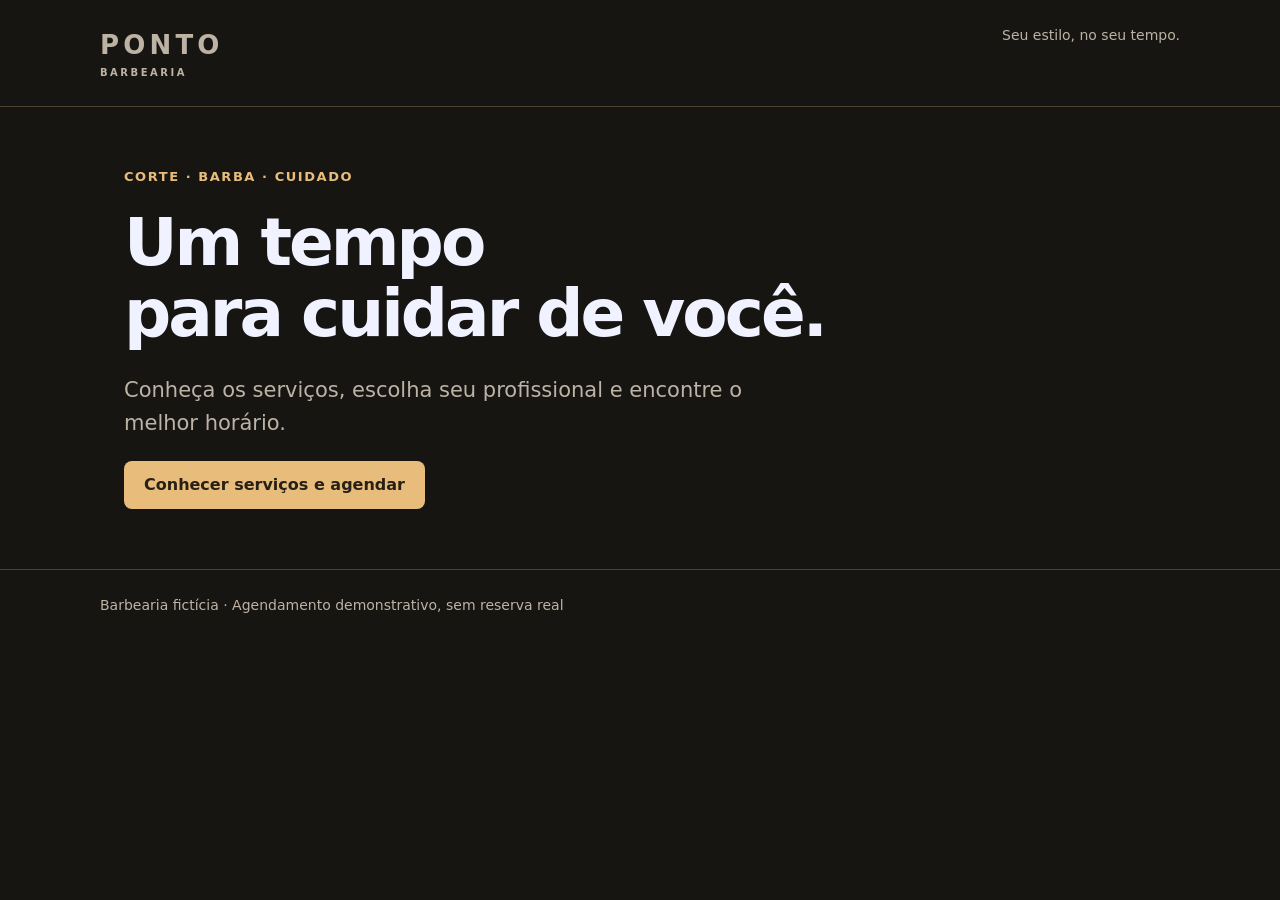
<file: index.html>
<!doctype html><html lang="pt-BR"><head><meta charset="utf-8"><meta name="viewport" content="width=device-width,initial-scale=1"><title>Barbearia Ponto</title><link rel="stylesheet" href="estilo.css"></head><body><header><a href="index.html" class="brand">PONTO<span>BARBEARIA</span></a><span>Seu estilo, no seu tempo.</span></header><main><p class="eyebrow">CORTE · BARBA · CUIDADO</p><h1>Um tempo<br>para cuidar de você.</h1><p class="lead">Conheça os serviços, escolha seu profissional e encontre o melhor horário.</p><a class="button" href="aula06.html">Conhecer serviços e agendar</a></main><footer>Barbearia fictícia · Agendamento demonstrativo, sem reserva real</footer></body></html>
</file>
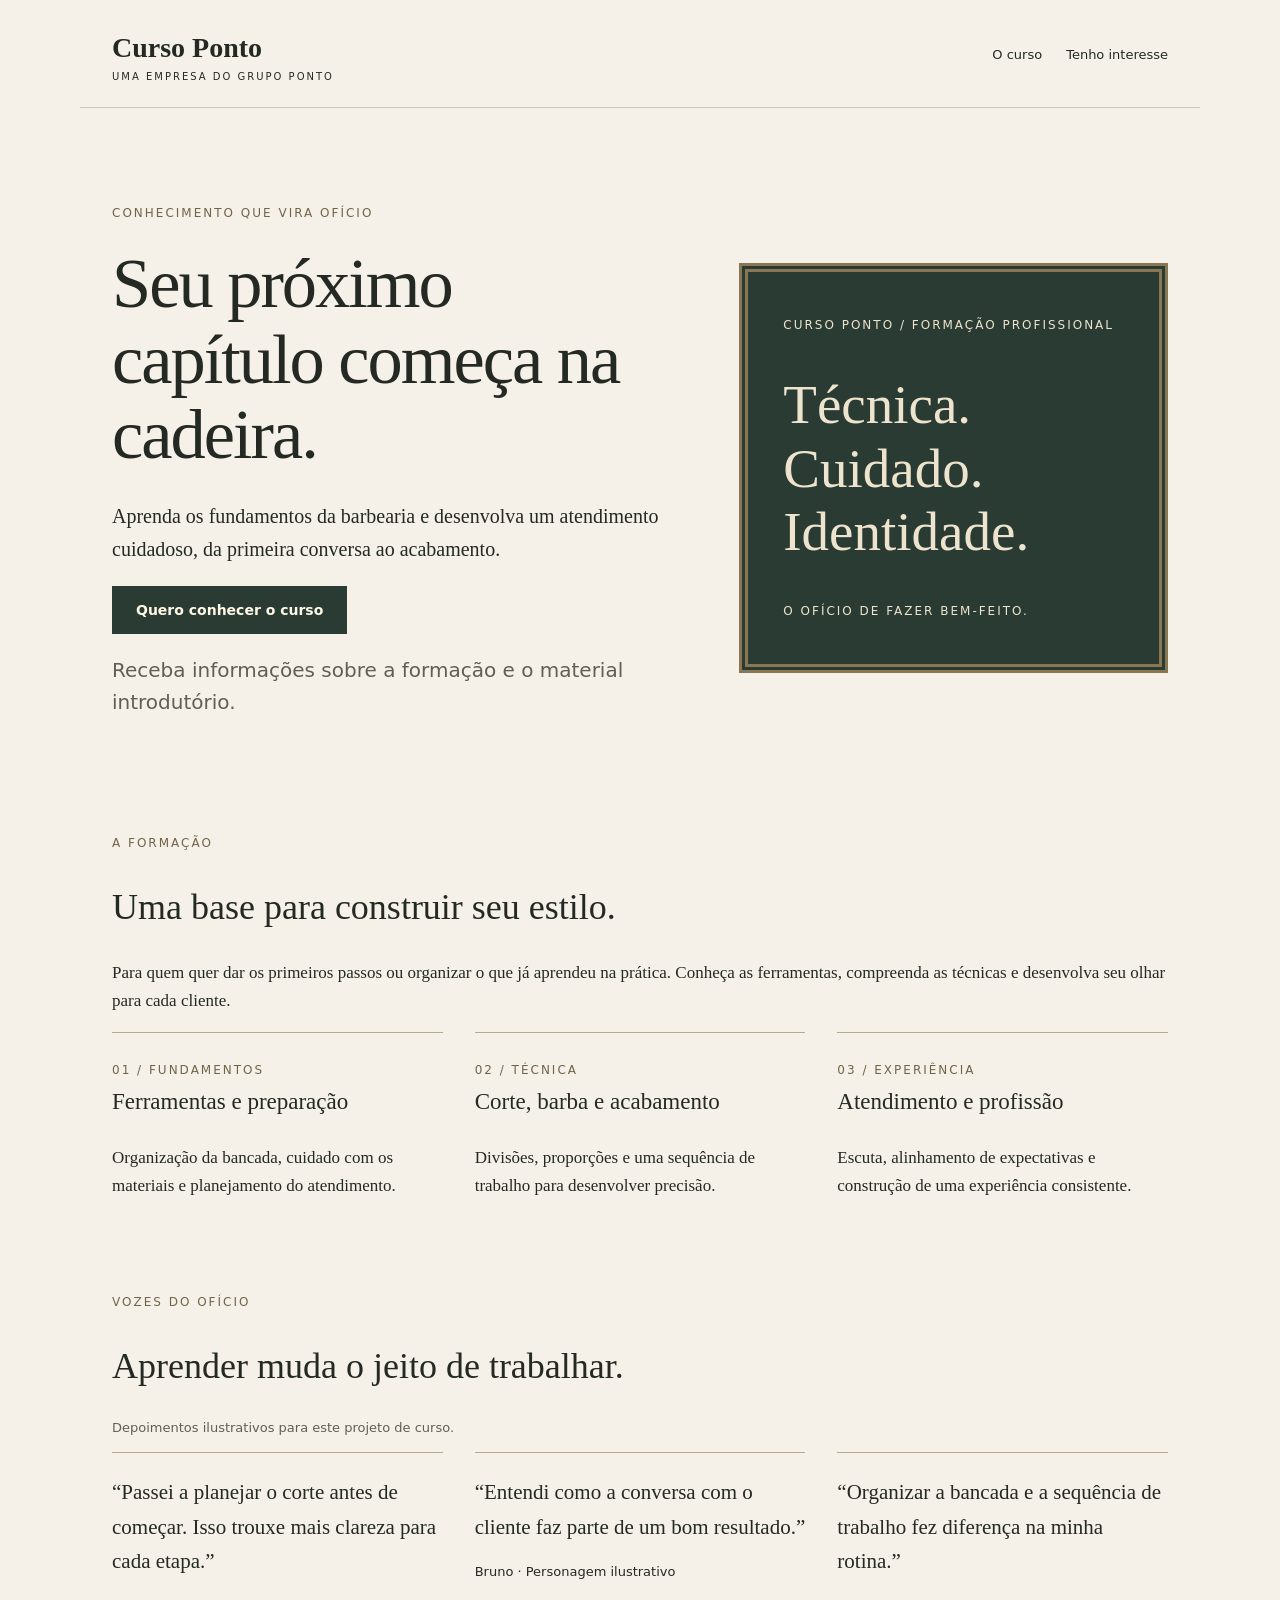
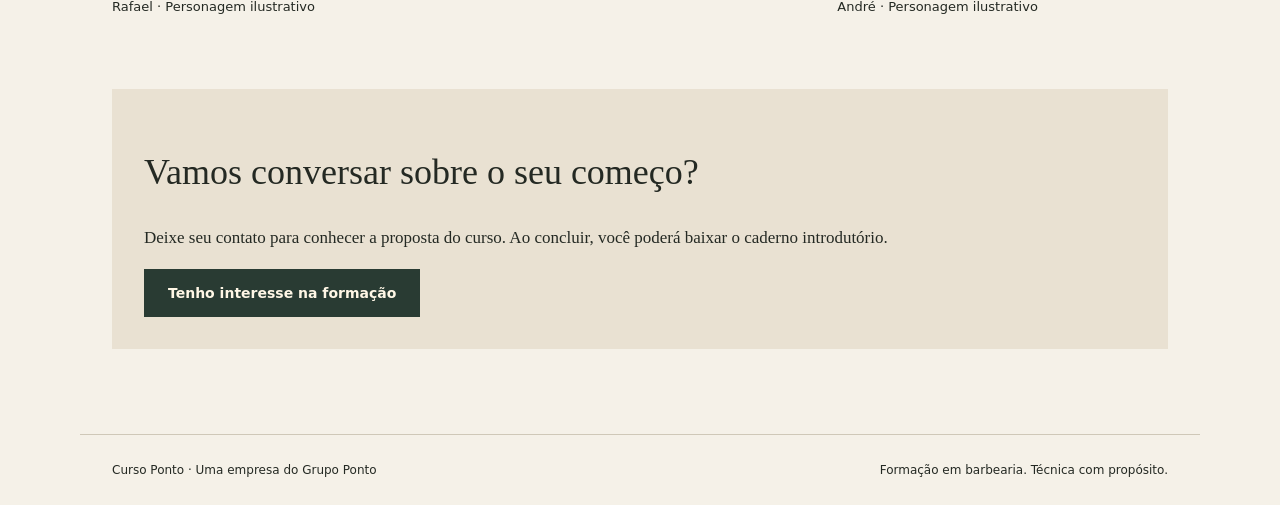
<file: curso-ponto/index.html>
<!doctype html>
<html lang="pt-BR">
<head>

  <!-- Google Tag Manager -->
<script>(function(w,d,s,l,i){w[l]=w[l]||[];w[l].push({'gtm.start':
new Date().getTime(),event:'gtm.js'});var f=d.getElementsByTagName(s)[0],
j=d.createElement(s),dl=l!='dataLayer'?'&l='+l:'';j.async=true;j.src=
'https://www.googletagmanager.com/gtm.js?id='+i+dl;f.parentNode.insertBefore(j,f);
})(window,document,'script','dataLayer','GTM-M8M5CDW8');</script>
<!-- End Google Tag Manager -->
  
<meta charset="utf-8">
<meta name="viewport" content="width=device-width, initial-scale=1">
<title>Formação para barbeiros | Curso Ponto</title>
<link rel="stylesheet" href="estilo.css">
</head>
<body>

  <!-- Google Tag Manager (noscript) -->
<noscript><iframe src="https://www.googletagmanager.com/ns.html?id=GTM-M8M5CDW8"
height="0" width="0" style="display:none;visibility:hidden"></iframe></noscript>
<!-- End Google Tag Manager (noscript) -->
  
  <header><a href="index.html" class="brand">Curso Ponto<small>Uma empresa do Grupo Ponto</small></a><nav><a href="index.html#curso" class="optional">O curso</a><a href="interesse.html">Tenho interesse</a></nav></header><main><section class="hero"><div><span class="eyebrow">Conhecimento que vira ofício</span><h1>Seu próximo capítulo começa na cadeira.</h1><p>Aprenda os fundamentos da barbearia e desenvolva um atendimento cuidadoso, da primeira conversa ao acabamento.</p><a class="button" id="interesse-principal" href="interesse.html">Quero conhecer o curso</a><p class="muted">Receba informações sobre a formação e o material introdutório.</p></div><div class="cover"><small>CURSO PONTO / FORMAÇÃO PROFISSIONAL</small><strong>Técnica.<br>Cuidado.<br>Identidade.</strong><small>O OFÍCIO DE FAZER BEM-FEITO.</small></div></section><section id="curso"><span class="eyebrow">A formação</span><h2>Uma base para construir seu estilo.</h2><p>Para quem quer dar os primeiros passos ou organizar o que já aprendeu na prática. Conheça as ferramentas, compreenda as técnicas e desenvolva seu olhar para cada cliente.</p><div class="grid"><article class="item"><span class="number">01 / FUNDAMENTOS</span><h3>Ferramentas e preparação</h3><p>Organização da bancada, cuidado com os materiais e planejamento do atendimento.</p></article><article class="item"><span class="number">02 / TÉCNICA</span><h3>Corte, barba e acabamento</h3><p>Divisões, proporções e uma sequência de trabalho para desenvolver precisão.</p></article><article class="item"><span class="number">03 / EXPERIÊNCIA</span><h3>Atendimento e profissão</h3><p>Escuta, alinhamento de expectativas e construção de uma experiência consistente.</p></article></div></section><section><span class="eyebrow">Vozes do ofício</span><h2>Aprender muda o jeito de trabalhar.</h2><p class="muted">Depoimentos ilustrativos para este projeto de curso.</p><div class="grid"><div class="item"><blockquote>“Passei a planejar o corte antes de começar. Isso trouxe mais clareza para cada etapa.”</blockquote><cite>Rafael · Personagem ilustrativo</cite></div><div class="item"><blockquote>“Entendi como a conversa com o cliente faz parte de um bom resultado.”</blockquote><cite>Bruno · Personagem ilustrativo</cite></div><div class="item"><blockquote>“Organizar a bancada e a sequência de trabalho fez diferença na minha rotina.”</blockquote><cite>André · Personagem ilustrativo</cite></div></div></section><section class="band"><h2>Vamos conversar sobre o seu começo?</h2><p>Deixe seu contato para conhecer a proposta do curso. Ao concluir, você poderá baixar o caderno introdutório.</p><a class="button" id="interesse-final" href="interesse.html">Tenho interesse na formação</a></section></main><footer><span>Curso Ponto · Uma empresa do Grupo Ponto</span><span>Formação em barbearia. Técnica com propósito.</span></footer></body></html>
</file>
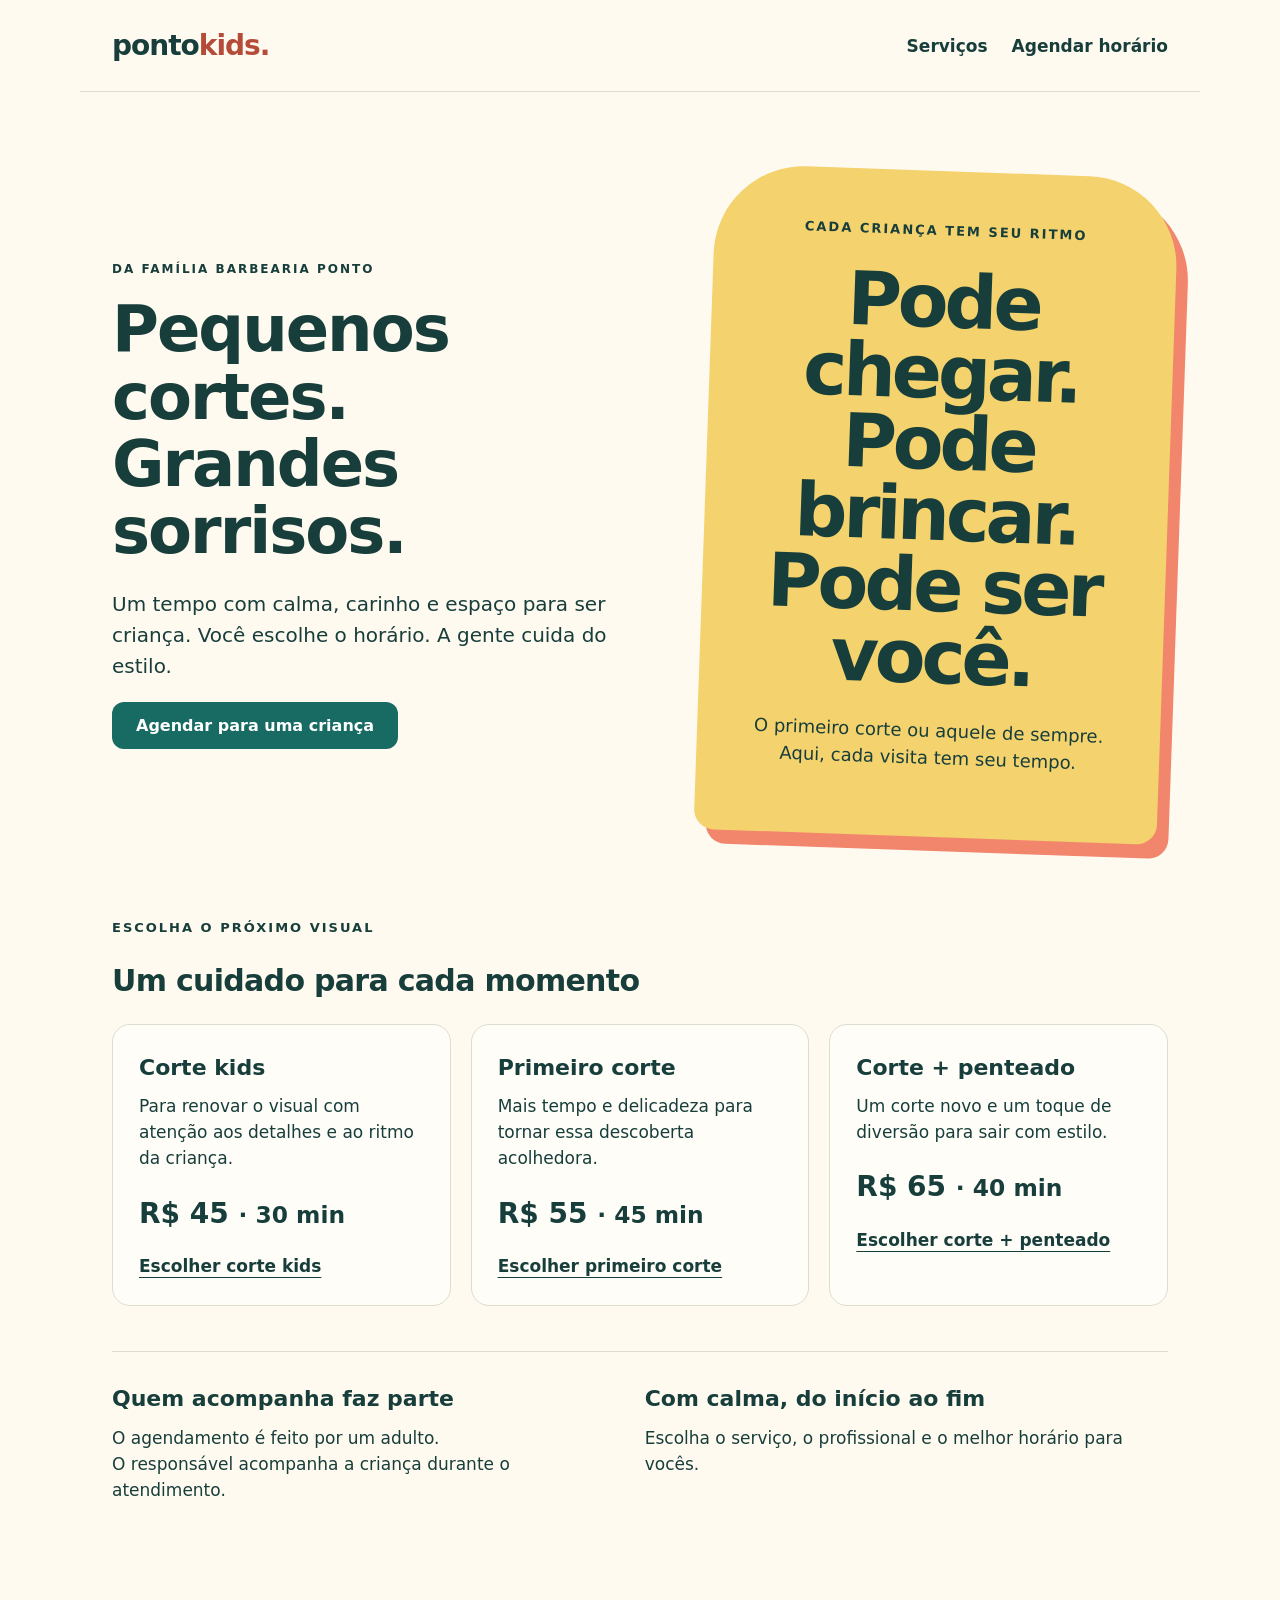
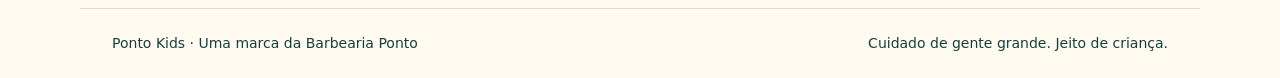
<file: ponto-kids/index.html>
<!doctype html>
<html lang="pt-BR">
<head>

  <!-- Google tag (gtag.js) -->
<script async src="https://www.googletagmanager.com/gtag/js?id=G-5H7TC0GN79"></script>
<script>
  window.dataLayer = window.dataLayer || [];
  function gtag(){dataLayer.push(arguments);}
  gtag('js', new Date());

  gtag('config', 'G-5H7TC0GN79');
</script>
  
<meta charset="utf-8">
<meta name="viewport" content="width=device-width, initial-scale=1">
<title>Cortes para pequenos grandes estilos | Ponto Kids</title>
<link rel="stylesheet" href="estilo.css">
<script src="app.js" defer></script>
</head>
<body><header><a class="brand" href="index.html" aria-label="Ponto Kids, início">ponto<span>kids.</span></a><nav><a class="optional" href="index.html#servicos">Serviços</a><a href="agendar.html">Agendar horário</a></nav></header><main><section class="hero"><div><div class="family">Da família Barbearia Ponto</div><h1>Pequenos cortes.<br>Grandes sorrisos.</h1><p class="lead">Um tempo com calma, carinho e espaço para ser criança. Você escolhe o horário. A gente cuida do estilo.</p><a class="button" href="agendar.html">Agendar para uma criança</a></div><div class="poster"><span class="eyebrow">Cada criança tem seu ritmo</span><div class="big">Pode chegar.<br>Pode brincar.<br>Pode ser você.</div><p>O primeiro corte ou aquele de sempre.<br>Aqui, cada visita tem seu tempo.</p></div></section><section class="section" id="servicos"><div class="eyebrow">Escolha o próximo visual</div><h2>Um cuidado para cada momento</h2><div class="cards"><article class="card"><h3>Corte kids</h3><p>Para renovar o visual com atenção aos detalhes e ao ritmo da criança.</p><div class="price">R$ 45 <small>· 30 min</small></div><a href="agendar.html?servico=corte_kids">Escolher corte kids</a></article><article class="card"><h3>Primeiro corte</h3><p>Mais tempo e delicadeza para tornar essa descoberta acolhedora.</p><div class="price">R$ 55 <small>· 45 min</small></div><a href="agendar.html?servico=primeiro_corte">Escolher primeiro corte</a></article><article class="card"><h3>Corte + penteado</h3><p>Um corte novo e um toque de diversão para sair com estilo.</p><div class="price">R$ 65 <small>· 40 min</small></div><a href="agendar.html?servico=corte_penteado">Escolher corte + penteado</a></article></div></section><section class="strip"><div><h3>Quem acompanha faz parte</h3><p>O agendamento é feito por um adulto.<br>O responsável acompanha a criança durante o atendimento.</p></div><div><h3>Com calma, do início ao fim</h3><p>Escolha o serviço, o profissional e o melhor horário para vocês.</p></div></section></main><footer><span>Ponto Kids · Uma marca da Barbearia Ponto</span><span>Cuidado de gente grande. Jeito de criança.</span></footer></body></html>
</file>
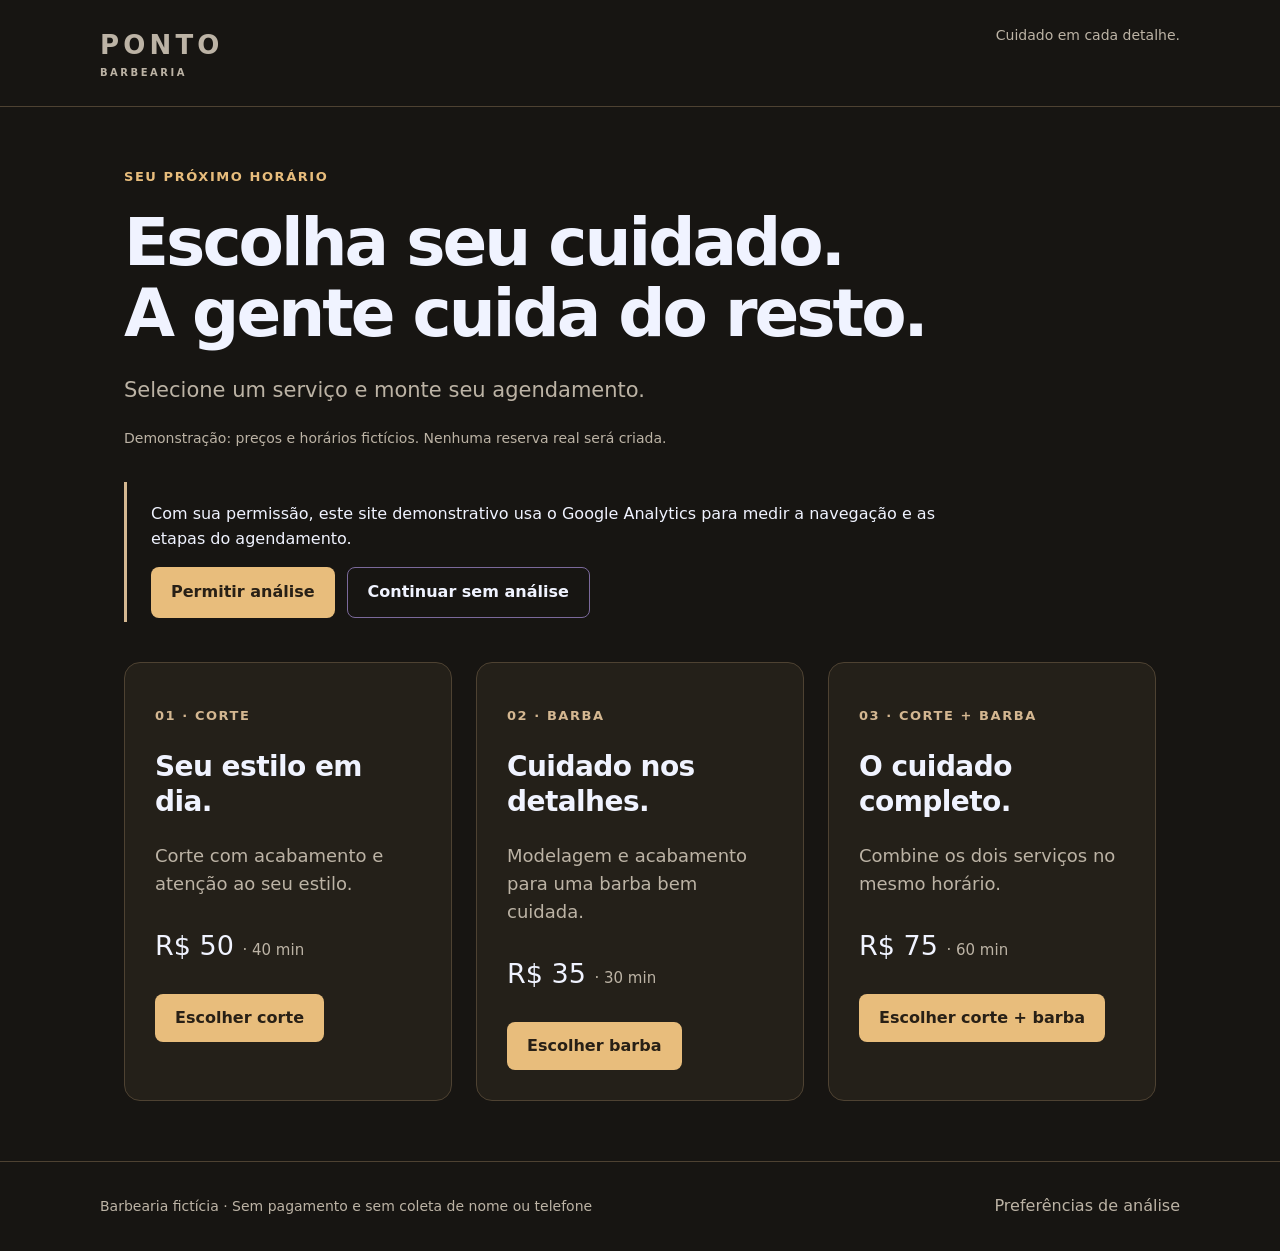
<file: aula06.html>
<!doctype html><html lang="pt-BR"><head><meta charset="utf-8"><meta name="viewport" content="width=device-width,initial-scale=1"><title>Agendamento · Barbearia Ponto</title><link rel="stylesheet" href="estilo.css"><script defer src="config.js"></script><script defer src="aula06.js"></script></head><body>
<header><a href="index.html" class="brand">PONTO<span>BARBEARIA</span></a><span>Cuidado em cada detalhe.</span></header>
<main><p class="eyebrow">SEU PRÓXIMO HORÁRIO</p><h1>Escolha seu cuidado.<br>A gente cuida do resto.</h1><p class="lead">Selecione um serviço e monte seu agendamento.</p><p class="demo">Demonstração: preços e horários fictícios. Nenhuma reserva real será criada.</p>
<section id="consent" class="consent" aria-label="Preferências de análise"><p>Com sua permissão, este site demonstrativo usa o Google Analytics para medir a navegação e as etapas do agendamento.</p><div class="actions"><button id="allow">Permitir análise</button><button class="secondary" id="decline">Continuar sem análise</button></div></section>
<section id="catalog" aria-label="Serviços"><div class="cards">
<article><p class="eyebrow">01 · CORTE</p><h2>Seu estilo em dia.</h2><p>Corte com acabamento e atenção ao seu estilo.</p><p class="price">R$ 50 <span>· 40 min</span></p><button data-service="corte">Escolher corte</button></article>
<article><p class="eyebrow">02 · BARBA</p><h2>Cuidado nos detalhes.</h2><p>Modelagem e acabamento para uma barba bem cuidada.</p><p class="price">R$ 35 <span>· 30 min</span></p><button data-service="barba">Escolher barba</button></article>
<article><p class="eyebrow">03 · CORTE + BARBA</p><h2>O cuidado completo.</h2><p>Combine os dois serviços no mesmo horário.</p><p class="price">R$ 75 <span>· 60 min</span></p><button data-service="corte_barba">Escolher corte + barba</button></article>
</div></section>
<section id="booking" hidden><button id="back" class="text-button">← Trocar serviço</button><p class="eyebrow">PROFISSIONAL E HORÁRIO</p><h2 id="booking-title" tabindex="-1"></h2>
<form id="booking-form" novalidate><div class="fields"><label for="professional">Profissional<select id="professional" required><option value="">Selecione</option><option value="rafael">Rafael</option><option value="bruno">Bruno</option></select></label><label for="day">Dia<select id="day" required><option value="">Selecione</option></select></label><label for="time">Horário<select id="time" required><option value="">Selecione</option><option>09:00</option><option>11:00</option><option>14:00</option><option>16:00</option></select></label></div><p class="hint">Todos os horários são ilustrativos e não consultam uma agenda real.</p><button type="submit" id="review">Revisar agendamento</button></form>
<p id="feedback" role="status" aria-live="polite"></p>
<section id="summary" hidden aria-labelledby="summary-title"><h2 id="summary-title" tabindex="-1">Confira seu agendamento</h2><dl id="details"></dl><div class="actions"><button id="confirm">Confirmar agendamento demonstrativo</button><button id="edit" class="secondary">Alterar horário</button></div></section>
<section id="success" hidden><p class="eyebrow">TUDO CERTO NA DEMONSTRAÇÃO</p><h2 id="success-title" tabindex="-1">Agendamento demonstrativo confirmado!</h2><p>Nenhum horário foi reservado de verdade. Esta confirmação faz parte do simulador.</p><button id="new-booking">Fazer outro agendamento</button></section></section>
<aside id="professor" hidden><h2>Painel do professor</h2><p id="tracking-state"></p><p>Este painel mostra chamadas locais à tag, não confirma recebimento no GA4.</p><ol id="event-log"></ol></aside><noscript>Ative o JavaScript para usar o agendamento.</noscript></main>
<footer><span>Barbearia fictícia · Sem pagamento e sem coleta de nome ou telefone</span><button id="privacy" class="text-button">Preferências de análise</button></footer></body></html>
</file>
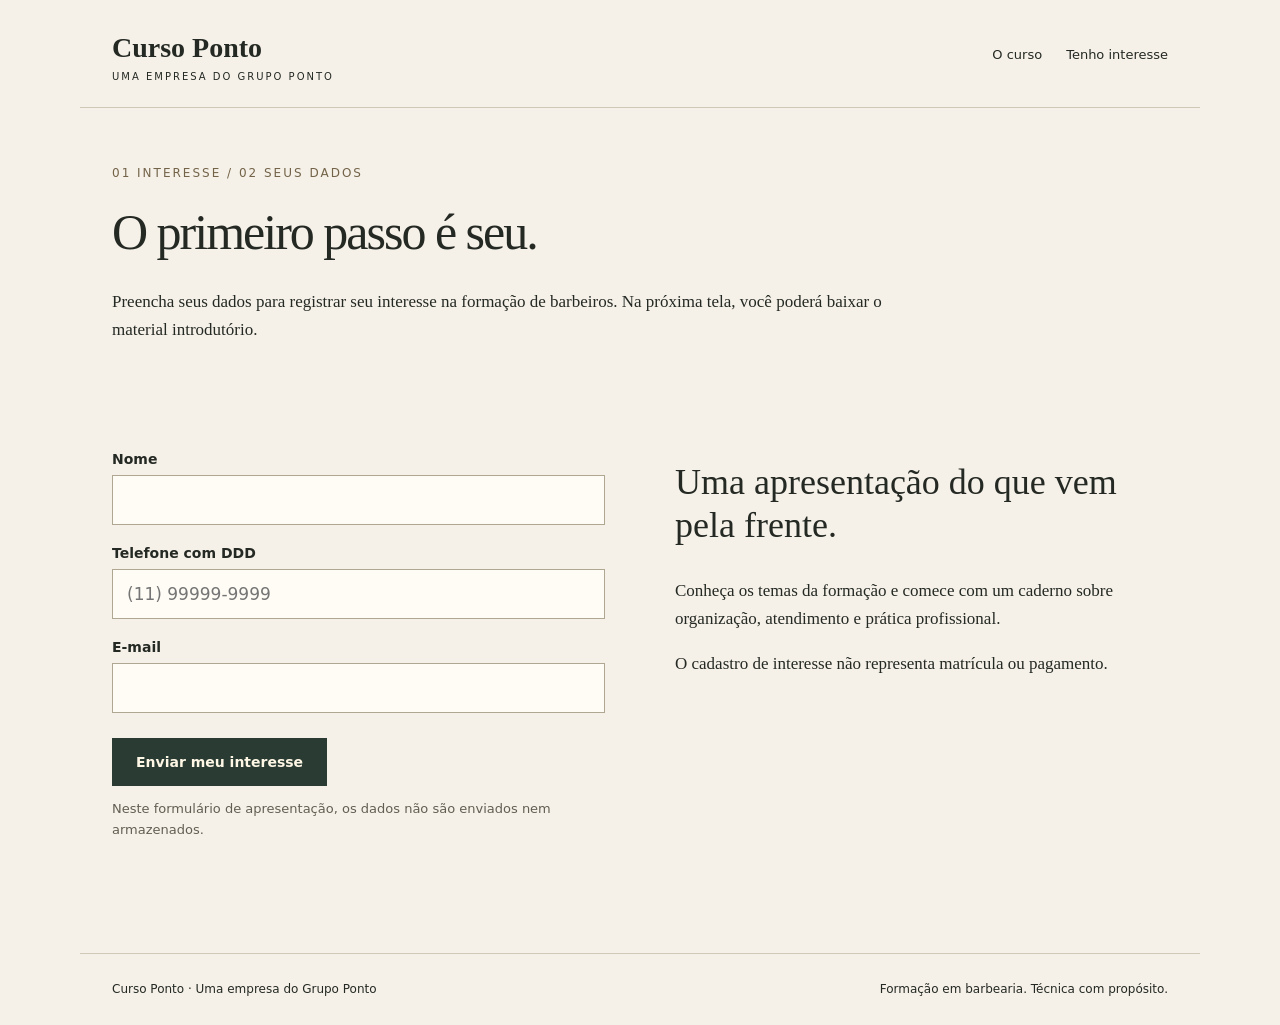
<file: curso-ponto/interesse.html>
<!doctype html>
<html lang="pt-BR">
<head>

  <!-- Google Tag Manager -->
<script>(function(w,d,s,l,i){w[l]=w[l]||[];w[l].push({'gtm.start':
new Date().getTime(),event:'gtm.js'});var f=d.getElementsByTagName(s)[0],
j=d.createElement(s),dl=l!='dataLayer'?'&l='+l:'';j.async=true;j.src=
'https://www.googletagmanager.com/gtm.js?id='+i+dl;f.parentNode.insertBefore(j,f);
})(window,document,'script','dataLayer','GTM-M8M5CDW8');</script>
<!-- End Google Tag Manager -->
  
<meta charset="utf-8">
<meta name="viewport" content="width=device-width, initial-scale=1">
<title>Interesse na formação | Curso Ponto</title>
<link rel="stylesheet" href="estilo.css">
</head>
<body>

  <!-- Google Tag Manager (noscript) -->
<noscript><iframe src="https://www.googletagmanager.com/ns.html?id=GTM-M8M5CDW8"
height="0" width="0" style="display:none;visibility:hidden"></iframe></noscript>
<!-- End Google Tag Manager (noscript) -->
  
  <header><a href="index.html" class="brand">Curso Ponto<small>Uma empresa do Grupo Ponto</small></a><nav><a href="index.html#curso" class="optional">O curso</a><a href="interesse.html">Tenho interesse</a></nav></header><main><section class="intro"><span class="eyebrow">01 Interesse / 02 Seus dados</span><h1>O primeiro passo é seu.</h1><p>Preencha seus dados para registrar seu interesse na formação de barbeiros. Na próxima tela, você poderá baixar o material introdutório.</p></section><section class="split"><form id="lead-form"><label for="nome">Nome</label><input id="nome" name="nome" autocomplete="name" required maxlength="100"><label for="telefone">Telefone com DDD</label><input id="telefone" name="telefone" type="tel" autocomplete="tel" inputmode="tel" required maxlength="22" placeholder="(11) 99999-9999"><label for="email">E-mail</label><input id="email" name="email" type="email" autocomplete="email" required maxlength="150"><button type="submit">Enviar meu interesse</button><p class="muted">Neste formulário de apresentação, os dados não são enviados nem armazenados.</p></form><aside><h2>Uma apresentação do que vem pela frente.</h2><p>Conheça os temas da formação e comece com um caderno sobre organização, atendimento e prática profissional.</p><p>O cadastro de interesse não representa matrícula ou pagamento.</p></aside></section></main><footer><span>Curso Ponto · Uma empresa do Grupo Ponto</span><span>Formação em barbearia. Técnica com propósito.</span></footer><script>
const form=document.getElementById('lead-form'),phone=document.getElementById('telefone'),nameField=document.getElementById('nome');
phone.addEventListener('input',()=>phone.setCustomValidity(''));nameField.addEventListener('input',()=>nameField.setCustomValidity(''));
form.addEventListener('submit',event=>{event.preventDefault();const digits=phone.value.replace(/\D/g,'');phone.setCustomValidity(digits.length>=10&&digits.length<=13?'':'Informe um telefone com DDD.');nameField.setCustomValidity(nameField.value.trim().length>=2?'':'Informe seu nome.');if(!form.reportValidity())return;form.reset();window.location.href='sucesso.html';});
</script></body></html>
</file>
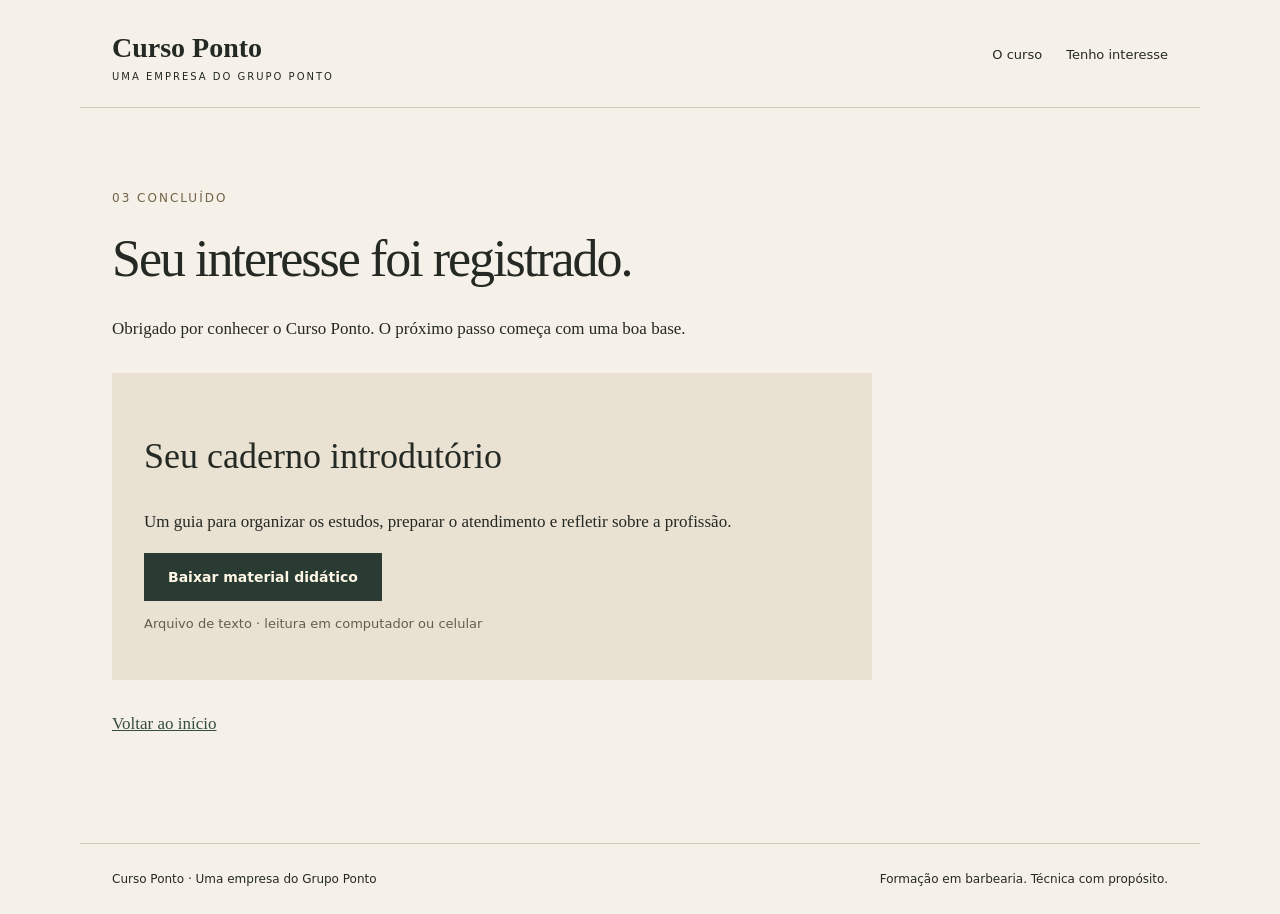
<file: curso-ponto/sucesso.html>
<!doctype html>
<html lang="pt-BR">
<head>

  <!-- Google Tag Manager -->
<script>(function(w,d,s,l,i){w[l]=w[l]||[];w[l].push({'gtm.start':
new Date().getTime(),event:'gtm.js'});var f=d.getElementsByTagName(s)[0],
j=d.createElement(s),dl=l!='dataLayer'?'&l='+l:'';j.async=true;j.src=
'https://www.googletagmanager.com/gtm.js?id='+i+dl;f.parentNode.insertBefore(j,f);
})(window,document,'script','dataLayer','GTM-M8M5CDW8');</script>
<!-- End Google Tag Manager -->
  
<meta charset="utf-8">
<meta name="viewport" content="width=device-width, initial-scale=1">
<title>Interesse registrado | Curso Ponto</title>
<link rel="stylesheet" href="estilo.css">
</head>
<body>
  
  <!-- Google Tag Manager (noscript) -->
<noscript><iframe src="https://www.googletagmanager.com/ns.html?id=GTM-M8M5CDW8"
height="0" width="0" style="display:none;visibility:hidden"></iframe></noscript>
<!-- End Google Tag Manager (noscript) -->
  
  <header><a href="index.html" class="brand">Curso Ponto<small>Uma empresa do Grupo Ponto</small></a><nav><a href="index.html#curso" class="optional">O curso</a><a href="interesse.html">Tenho interesse</a></nav></header><main><section class="success"><span class="eyebrow">03 Concluído</span><h1>Seu interesse foi registrado.</h1><p>Obrigado por conhecer o Curso Ponto. O próximo passo começa com uma boa base.</p><div class="band"><h2>Seu caderno introdutório</h2><p>Um guia para organizar os estudos, preparar o atendimento e refletir sobre a profissão.</p><a class="button" id="download-material" href="material-curso-ponto.txt" download="caderno-introdutorio-curso-ponto.txt">Baixar material didático</a><p class="muted">Arquivo de texto · leitura em computador ou celular</p></div><a href="index.html">Voltar ao início</a></section></main><footer><span>Curso Ponto · Uma empresa do Grupo Ponto</span><span>Formação em barbearia. Técnica com propósito.</span></footer></body></html>
</file>
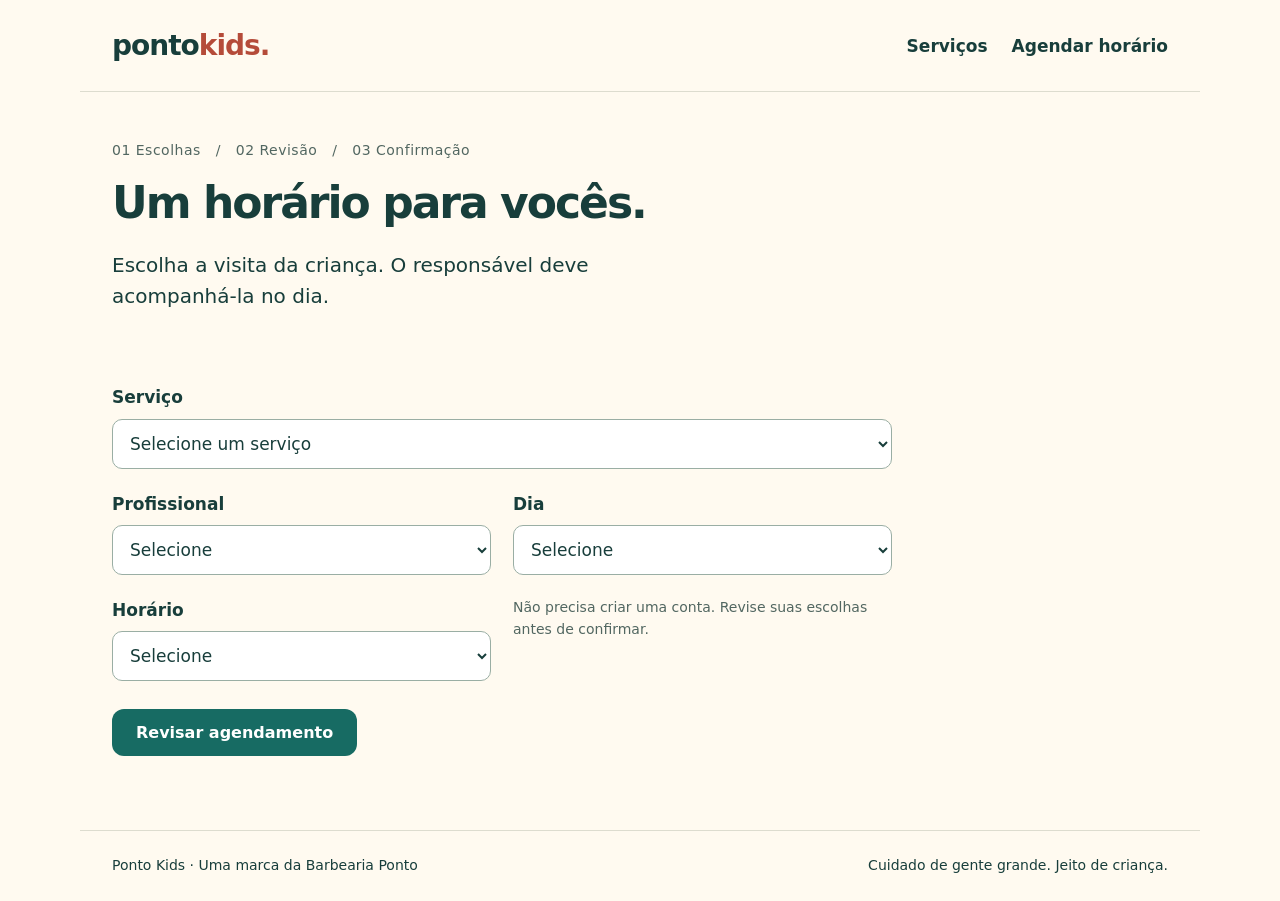
<file: ponto-kids/agendar.html>
<!doctype html>
<html lang="pt-BR">
<head>
<!-- Google tag (gtag.js) -->
<script async src="https://www.googletagmanager.com/gtag/js?id=G-5H7TC0GN79"></script>
<script>
  window.dataLayer = window.dataLayer || [];
  function gtag(){dataLayer.push(arguments);}
  gtag('js', new Date());

  gtag('config', 'G-5H7TC0GN79');
</script>
<meta charset="utf-8">
<meta name="viewport" content="width=device-width, initial-scale=1">
<title>Agende uma visita | Ponto Kids</title>
<link rel="stylesheet" href="estilo.css">
<script src="app.js" defer></script>
</head>
<body><header><a class="brand" href="index.html" aria-label="Ponto Kids, início">ponto<span>kids.</span></a><nav><a class="optional" href="index.html#servicos">Serviços</a><a href="agendar.html">Agendar horário</a></nav></header><main><section class="intro"><div class="steps">01 Escolhas &nbsp; / &nbsp; 02 Revisão &nbsp; / &nbsp; 03 Confirmação</div><h1>Um horário para vocês.</h1><p class="lead">Escolha a visita da criança. O responsável deve acompanhá-la no dia.</p></section><section class="booking"><form id="booking"><div class="fields"><label class="wide">Serviço<select id="service" required><option value="">Selecione um serviço</option><option value="corte_kids">Corte kids · R$ 45 · 30 min</option><option value="primeiro_corte">Primeiro corte · R$ 55 · 45 min</option><option value="corte_penteado">Corte + penteado · R$ 65 · 40 min</option></select></label><label>Profissional<select id="professional" required><option value="">Selecione</option><option value="lia">Lia</option><option value="caio">Caio</option></select></label><label>Dia<select id="day" required><option value="">Selecione</option></select></label><label>Horário<select id="time" required><option value="">Selecione</option><option>09:00</option><option>11:00</option><option>14:00</option><option>16:00</option></select></label><div><p class="small">Não precisa criar uma conta. Revise suas escolhas antes de confirmar.</p></div></div><button type="submit">Revisar agendamento</button></form><div id="review" hidden tabindex="-1"><h2>Está tudo certo?</h2><div class="summary" id="summary"></div><div class="actions"><button id="confirm" type="button">Confirmar agendamento</button><button id="edit" class="secondary" type="button">Alterar escolhas</button></div></div><p id="error" class="error" role="alert"></p></section></main><footer><span>Ponto Kids · Uma marca da Barbearia Ponto</span><span>Cuidado de gente grande. Jeito de criança.</span></footer></body></html>
</file>
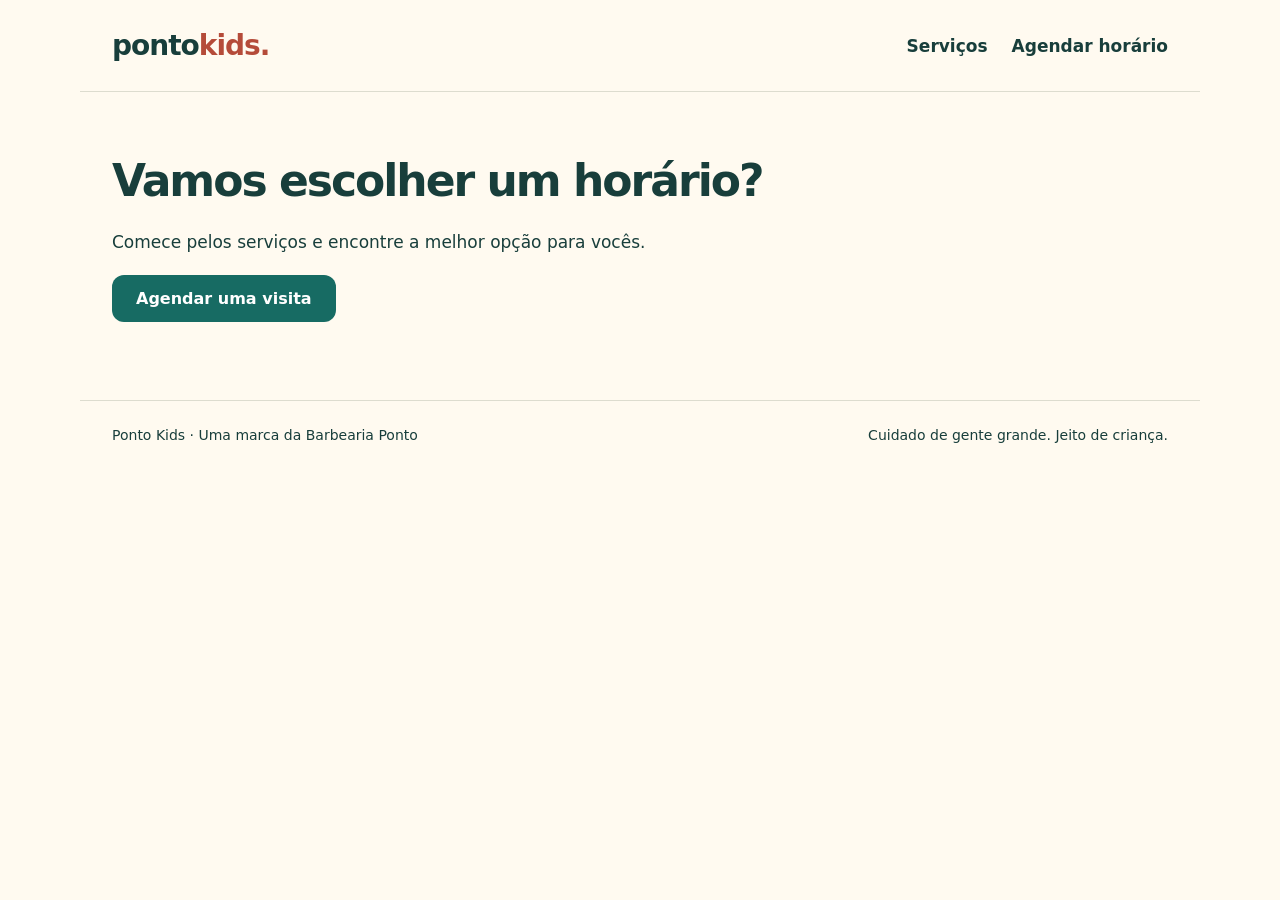
<file: ponto-kids/confirmacao.html>
<!doctype html>
<html lang="pt-BR">
<head>
<!-- Google tag (gtag.js) -->
<script async src="https://www.googletagmanager.com/gtag/js?id=G-5H7TC0GN79"></script>
<script>
  window.dataLayer = window.dataLayer || [];
  function gtag(){dataLayer.push(arguments);}
  gtag('js', new Date());

  gtag('config', 'G-5H7TC0GN79');
</script>
<meta charset="utf-8">
<meta name="viewport" content="width=device-width, initial-scale=1">
<title>Agendamento confirmado | Ponto Kids</title>
<link rel="stylesheet" href="estilo.css">
<script src="app.js" defer></script>
</head>
<body><header><a class="brand" href="index.html" aria-label="Ponto Kids, início">ponto<span>kids.</span></a><nav><a class="optional" href="index.html#servicos">Serviços</a><a href="agendar.html">Agendar horário</a></nav></header><main><section class="success" id="success" hidden><span class="seal" aria-hidden="true">✓</span><h1>Pronto. Esperamos vocês!</h1><p class="lead">Seu agendamento está confirmado. Confira os detalhes da visita:</p><div class="summary" id="summary"></div><p style="margin-top:24px">O responsável acompanha a criança durante o atendimento.</p><div class="actions"><a class="button" id="new-booking" href="agendar.html">Fazer novo agendamento</a><a class="button secondary" href="index.html">Voltar ao início</a></div></section><section id="empty" class="intro" hidden><h1>Vamos escolher um horário?</h1><p>Comece pelos serviços e encontre a melhor opção para vocês.</p><a class="button" href="agendar.html">Agendar uma visita</a></section></main><footer><span>Ponto Kids · Uma marca da Barbearia Ponto</span><span>Cuidado de gente grande. Jeito de criança.</span></footer></body></html>
</file>
<file: estilo.css>
:root{color-scheme:dark;--bg:#171512;--surface:#242019;--ink:#f0f3ff;--muted:#bcb3a5;--mint:#e8bd7c;--lav:#d4b791}*{box-sizing:border-box}body{margin:0;background:var(--bg);color:var(--ink);font:18px/1.55 system-ui,-apple-system,BlinkMacSystemFont,sans-serif}header,footer{display:flex;justify-content:space-between;gap:20px;padding:25px max(24px,calc((100vw - 1080px)/2));color:var(--muted);font-size:14px}header{border-bottom:1px solid #4e4232}a{color:inherit;text-decoration:none}main{max-width:1080px;margin:60px auto;padding:0 24px}h1{font-size:clamp(38px,6vw,66px);line-height:1.08;letter-spacing:-.045em;margin:20px 0 25px}h2{font-size:28px;line-height:1.25;letter-spacing:-.02em}.lead{max-width:680px;font-size:21px;color:var(--muted)}.eyebrow{color:var(--mint);font-size:13px;font-weight:750;letter-spacing:.12em}.cards{display:grid;grid-template-columns:repeat(3,1fr);gap:24px;margin:40px 0}article{padding:30px;background:var(--surface);border:1px solid #4e4232;border-radius:16px}article p{color:var(--muted)}article .eyebrow{color:var(--lav)}button,.button{display:inline-block;border:0;border-radius:8px;background:var(--mint);color:#282016;padding:13px 20px;font:700 16px/1.4 system-ui;cursor:pointer}button:hover,.button:hover{filter:brightness(1.1)}button:focus-visible,a:focus-visible,input:focus-visible{outline:3px solid var(--lav);outline-offset:5px}button:disabled{opacity:.5;cursor:default}.secondary{background:transparent;color:var(--ink);border:1px solid #7b699b}.text-button{background:none;color:var(--muted);padding:8px 0;text-align:left;font-weight:500}.consent{border-left:3px solid var(--lav);padding:4px 24px;margin:32px 0;max-width:850px;font-size:16px}.actions{display:flex;gap:12px;flex-wrap:wrap}#exercise{max-width:800px;margin-top:40px}fieldset{border:0;padding:0;margin:26px 0}label{display:flex;align-items:center;gap:14px;background:var(--surface);padding:18px;border:1px solid #4e4232;border-radius:8px;margin:12px 0;cursor:pointer}input{accent-color:var(--mint);width:20px;height:20px;flex-shrink:0}#feedback{font-weight:650;min-height:30px}.success{color:var(--mint)}.error{color:#ffd29d}aside{margin-top:60px;border-top:1px solid #4e4232;padding-top:24px;color:var(--muted);font-size:15px}aside li{overflow-wrap:anywhere;font-family:ui-monospace,monospace;font-size:13px;margin:10px 0}footer{margin-top:60px;border-top:1px solid #4e4232;align-items:center}.sr-only{position:absolute;width:1px;height:1px;overflow:hidden;clip:rect(0,0,0,0)}[hidden]{display:none!important}@media(max-width:650px){.cards{grid-template-columns:1fr}main{margin-top:36px}header,footer{flex-direction:column}h2{font-size:25px}}

.brand{font-size:26px;font-weight:800;letter-spacing:.16em}.brand span{display:block;font-size:10px;letter-spacing:.25em}.demo,.hint{font-size:14px;color:var(--muted)}.price{font-size:27px!important;color:var(--ink)!important}.price span{font-size:15px;color:var(--muted)}.fields{display:grid;grid-template-columns:repeat(3,1fr);gap:18px}.fields label{display:block;background:none;border:0;padding:0}select{display:block;width:100%;padding:15px;margin-top:10px;background:var(--surface);border:1px solid #766249;border-radius:8px;color:var(--ink);font:inherit}#booking{margin-top:35px}#summary,#success{max-width:760px;padding:28px;background:var(--surface);border-radius:12px}dl{display:grid;grid-template-columns:1fr 1fr;gap:12px;margin:25px 0}dt{color:var(--muted)}dd{margin:0;font-weight:600}@media(max-width:850px){.cards,.fields{grid-template-columns:1fr}}
</file>
<file: curso-ponto/estilo.css>
*{box-sizing:border-box}body{margin:0;background:#f5f1e8;color:#242923;font:17px/1.65 Georgia,serif}header,main,footer{max-width:1120px;margin:auto;padding:25px 32px}header{display:flex;justify-content:space-between;align-items:center;border-bottom:1px solid #cfc8b8}.brand{font-size:28px;text-decoration:none;color:inherit;font-weight:bold}.brand small{display:block;font:10px system-ui;letter-spacing:2px;text-transform:uppercase}nav a{color:inherit;text-decoration:none;font:13px system-ui;margin-left:24px}h1{font-size:clamp(42px,5.5vw,74px);line-height:1.07;font-weight:400;letter-spacing:-2px;margin:20px 0 28px}h2{font-size:36px;font-weight:400;line-height:1.2}h3{font-size:23px;font-weight:400;margin-top:0}.eyebrow{font:12px system-ui;letter-spacing:2px;text-transform:uppercase;color:#736349}.hero{display:grid;grid-template-columns:1.3fr 1fr;gap:70px;align-items:center;padding:65px 0}.hero p{max-width:560px;font-size:20px}.cover{background:#293b33;color:#eee4cd;padding:46px 35px;border:9px double #887752;min-height:410px;display:flex;flex-direction:column;justify-content:space-between}.cover strong{font-size:55px;font-weight:400;line-height:1.15}.cover small{font:12px system-ui;letter-spacing:2px}.button,button{display:inline-block;background:#293b33;color:#fff7e6;padding:16px 24px;text-decoration:none;border:0;font:600 14px system-ui;cursor:pointer}.button:hover,button:hover{background:#435848}.light{background:#e9dfcc;color:#242923}section{padding:25px 0 45px}.grid{display:grid;grid-template-columns:repeat(3,1fr);gap:32px}.item{border-top:1px solid #b8ab90;padding-top:22px}.number{font:12px system-ui;color:#736349;letter-spacing:2px}blockquote{margin:0;font-size:21px}cite{font:13px system-ui;display:block;margin-top:20px}.muted{font:13px/1.6 system-ui;color:#625e53}.band{background:#e9e1d2;padding:32px;margin:30px 0}.split{display:grid;grid-template-columns:1fr 1fr;gap:70px}label{display:block;font:600 14px system-ui;margin:20px 0 8px}input{width:100%;border:1px solid #afa792;background:#fffcf5;padding:14px;font:17px system-ui;border-radius:0}form{max-width:580px}form button{margin-top:25px}.intro{max-width:780px}.intro h1{font-size:50px}.success{max-width:760px;padding:50px 0}.success h1{font-size:52px}footer{border-top:1px solid #cfc8b8;font:12px/1.7 system-ui;display:flex;justify-content:space-between;margin-top:30px}a{color:#354c40}:focus-visible{outline:3px solid #a5823d;outline-offset:4px}[hidden]{display:none!important}@media(max-width:700px){header,main,footer{padding:20px}nav a{margin-left:12px}.hero,.split,.grid{grid-template-columns:1fr;gap:30px}.hero{padding:35px 0}.cover{min-height:300px}.cover strong{font-size:46px}h1{letter-spacing:-1px}.intro h1,.success h1{font-size:38px}footer{display:block}.optional{display:none}}
</file>
<file: ponto-kids/estilo.css>
:root{--ink:#183e3b;--paper:#fffaf0;--teal:#176b63;--coral:#f2866c;--yellow:#f4d36e;--line:#dddccf}*{box-sizing:border-box}body{margin:0;background:var(--paper);color:var(--ink);font:17px/1.55 system-ui,-apple-system,sans-serif}a{color:inherit}header,main,footer{max-width:1120px;margin:auto;padding:24px 32px}header{display:flex;align-items:center;justify-content:space-between;border-bottom:1px solid var(--line)}.brand{text-decoration:none;font-size:28px;font-weight:850;letter-spacing:-1px}.brand span{color:#b54b39}.family{font-size:12px;font-weight:650;letter-spacing:2px;text-transform:uppercase}nav{display:flex;gap:24px;align-items:center}nav a{text-decoration:none;font-weight:650}.hero{display:grid;grid-template-columns:1.15fr 1fr;gap:60px;align-items:center;padding:55px 0}h1{font-size:clamp(38px,5vw,66px);line-height:1.05;letter-spacing:-2px;margin:18px 0 24px}h2{font-size:30px;line-height:1.2;letter-spacing:-.7px}h3{margin:0 0 8px;font-size:22px}p{margin:0 0 20px}.lead{font-size:20px;max-width:550px}.button,button{display:inline-block;background:var(--teal);border:0;color:white;text-decoration:none;padding:14px 24px;border-radius:12px;font:700 16px system-ui;cursor:pointer}.button:hover,button:hover{background:#124f49}.secondary{background:transparent;color:var(--ink);border:1px solid var(--line)}.secondary:hover{background:#eee9de}.poster{background:var(--yellow);border-radius:90px 90px 20px 20px;padding:45px 34px;text-align:center;transform:rotate(2deg);box-shadow:12px 14px 0 #f2866c}.poster .big{font-size:74px;font-weight:900;line-height:.96;letter-spacing:-4px;margin:24px 0}.poster p{font-size:18px}.section{padding:25px 0 45px}.cards{display:grid;grid-template-columns:repeat(3,1fr);gap:20px}.card{border:1px solid var(--line);border-radius:18px;padding:26px;background:#fffdf8}.price{font-size:28px;font-weight:750;margin:18px 0}.small{font-size:14px;color:#526761}.card a{font-weight:750;text-underline-offset:5px}.strip{display:flex;justify-content:space-between;gap:30px;border-top:1px solid var(--line);padding:30px 0}.intro{max-width:740px;padding:24px 0}.intro h1{font-size:44px}.steps{color:#526761;font-size:14px;letter-spacing:.5px}.booking{max-width:780px}.fields{display:grid;grid-template-columns:1fr 1fr;gap:22px;margin:28px 0}label{display:block;font-weight:650}select{display:block;width:100%;margin-top:8px;padding:13px;border:1px solid #9aaea4;border-radius:10px;background:white;color:var(--ink);font:17px system-ui;min-height:48px}.wide{grid-column:1/-1}.actions{display:flex;gap:14px;flex-wrap:wrap;margin:26px 0}.summary{background:#e8eee1;border-radius:20px;padding:28px;max-width:700px}dl{margin:0}dl div{display:flex;justify-content:space-between;gap:30px;border-bottom:1px solid #ccd6c6;padding:12px 0}dt{color:#526761}dd{margin:0;font-weight:700;text-align:right}.eyebrow{font-weight:750;letter-spacing:2px;font-size:13px;text-transform:uppercase}.success{max-width:760px;margin:30px auto 55px}.success h1{font-size:48px}.success .seal{display:inline-flex;width:56px;height:56px;border-radius:50%;background:var(--teal);color:white;align-items:center;justify-content:center;font-size:30px}.error{color:#a82e20}footer{border-top:1px solid var(--line);display:flex;justify-content:space-between;font-size:14px;margin-top:30px}[hidden]{display:none!important}:focus-visible{outline:3px solid #bd553c;outline-offset:4px}@media(max-width:700px){header,main,footer{padding:20px}.hero{grid-template-columns:1fr;gap:35px;padding:30px 0}.poster{max-width:420px;transform:none;margin:0 12px 10px 0}.poster .big{font-size:60px}.cards,.fields{grid-template-columns:1fr}.wide{grid-column:auto}nav{gap:15px;font-size:14px}nav .optional{display:none}.strip,footer{flex-direction:column;gap:12px}.intro h1,.success h1{font-size:36px}h1{letter-spacing:-1.3px}.summary{padding:20px}}
</file>
